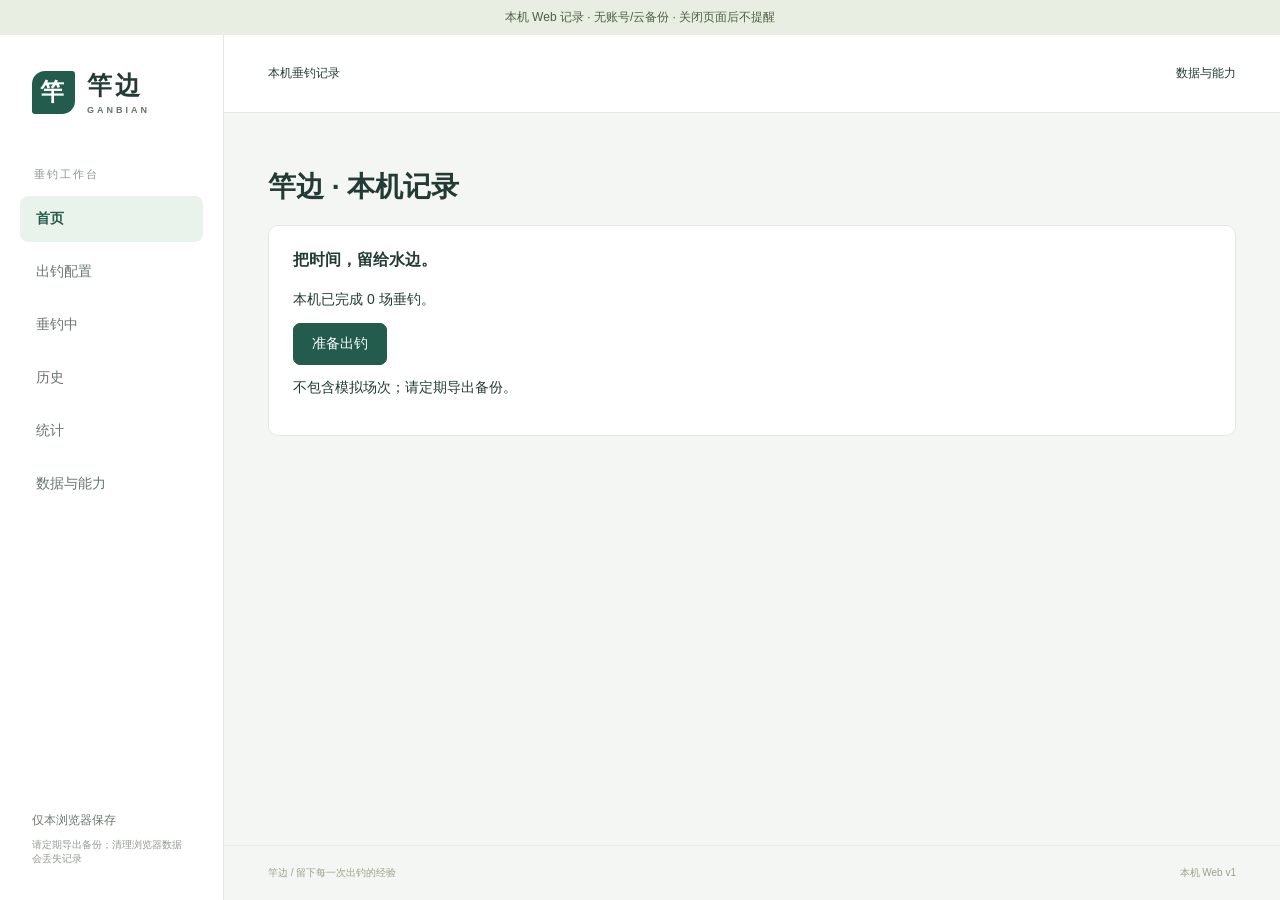
<file: local/index.html>
<!doctype html>
<html lang="zh-CN">
  <head>
    <meta charset="UTF-8" />
    <meta name="viewport" content="width=device-width,initial-scale=1" />
    <title>竿边 · 本机记录</title>
    <link rel="stylesheet" href="../prototype/style.css" />
    <link rel="stylesheet" href="./style.css" />
  </head>
  <body>
    <div class="prototype-note">
      本机 Web 记录 · 无账号/云备份 · 关闭页面后不提醒
    </div>
    <div class="app">
      <aside>
        <a class="brand" href="#home"
          ><span class="brand-icon">竿</span
          ><span>竿边<small>GANBIAN</small></span></a
        >
        <p class="nav-label">垂钓工作台</p>
        <nav id="nav" aria-label="主导航"></nav>
        <div class="aside-bottom">
          仅本浏览器保存<small>请定期导出备份；清理浏览器数据会丢失记录</small>
        </div>
      </aside>
      <div class="workspace">
        <header>
          <span>本机垂钓记录</span><a href="#settings">数据与能力</a>
        </header>
        <div id="error" role="alert" hidden></div>
        <main id="main"><p>正在读取本机记录…</p></main>
        <footer>竿边 / 留下每一次出钓的经验 <span>本机 Web v1</span></footer>
      </div>
    </div>
    <div id="toast" role="status" aria-live="polite"></div>
    <script type="module" src="./app.mjs"></script>
  </body>
</html>
</file>
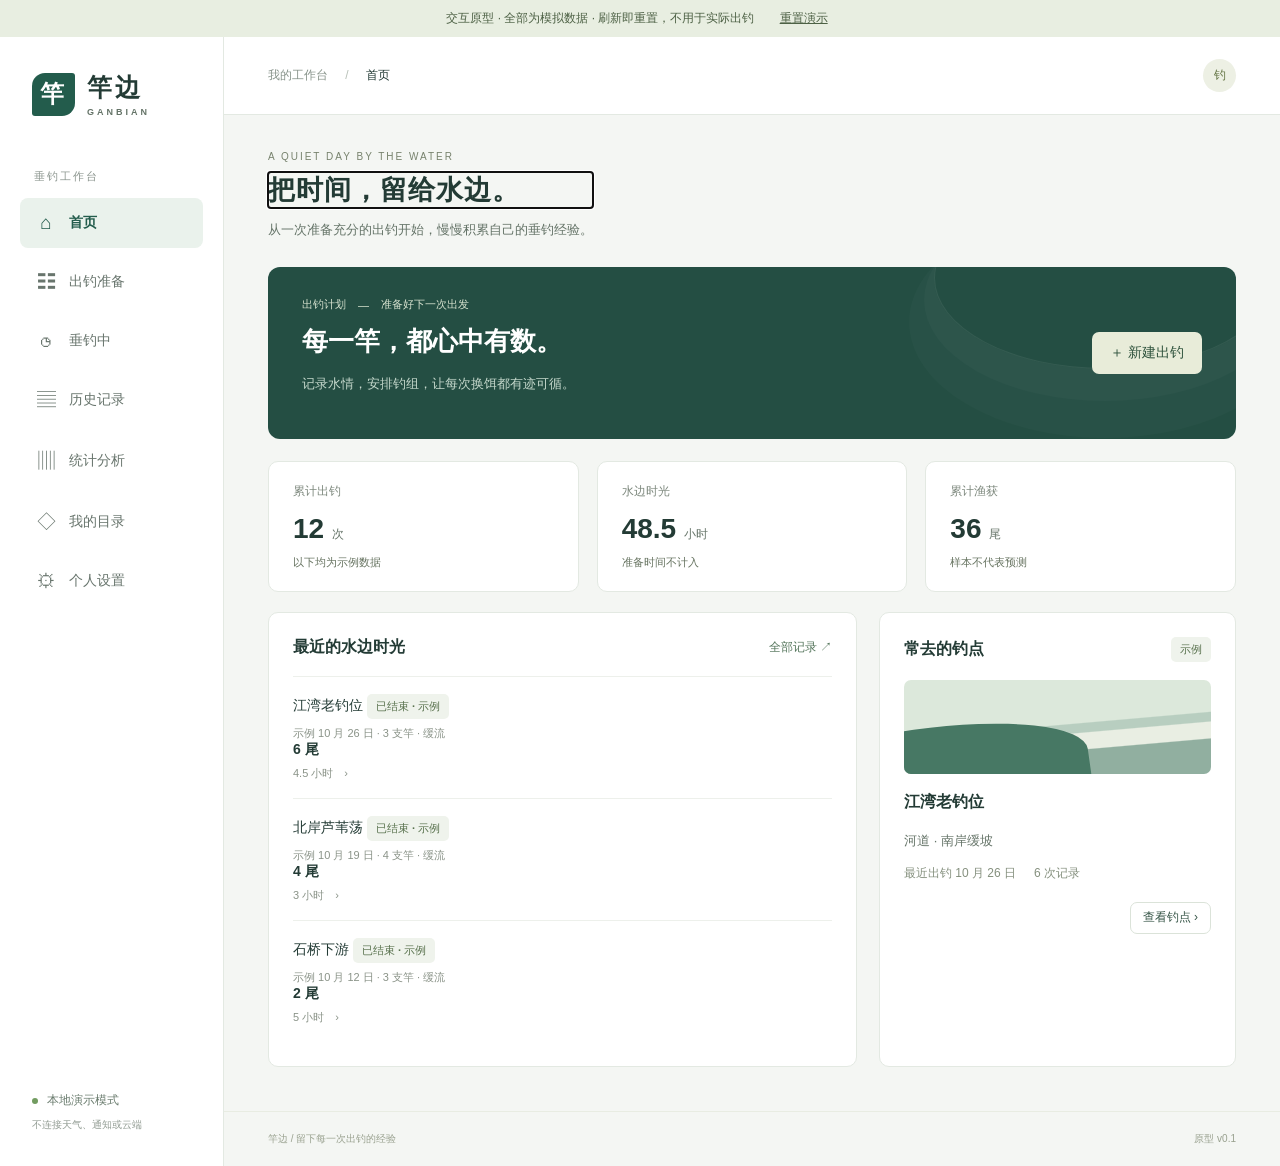
<file: prototype/index.html>
<!doctype html>
<html lang="zh-CN">
  <head>
    <meta charset="UTF-8" />
    <meta name="viewport" content="width=device-width,initial-scale=1" />
    <title>竿边 · 页面原型</title>
    <link rel="stylesheet" href="./style.css" />
  </head>
  <body>
    <div class="prototype-note">
      交互原型 · 全部为模拟数据 · 刷新即重置，不用于实际出钓
      <button id="reset">重置演示</button>
    </div>
    <div class="app">
      <aside>
        <a class="brand" href="#home"
          ><span class="brand-icon">竿</span
          ><span>竿边<small>GANBIAN</small></span></a
        >
        <p class="nav-label">垂钓工作台</p>
        <nav id="nav" aria-label="主导航"></nav>
        <div class="aside-bottom">
          <span class="dot"></span> 本地演示模式<small
            >不连接天气、通知或云端</small
          >
        </div>
      </aside>
      <div class="workspace">
        <header>
          <div>
            <span class="breadcrumb">我的工作台</span><span id="crumb"></span>
          </div>
          <a href="#profile" class="avatar" aria-label="个人与设置">钓</a>
        </header>
        <main id="main"></main>
        <footer>竿边 / 留下每一次出钓的经验 <span>原型 v0.1</span></footer>
      </div>
    </div>
    <div id="toast" role="status" aria-live="polite"></div>
    <script type="module" src="./app.js"></script>
  </body>
</html>
</file>
<file: prototype/style.css>
:root {
  font-family:
    Inter,
    -apple-system,
    BlinkMacSystemFont,
    "PingFang SC",
    "Microsoft YaHei",
    sans-serif;
  color: #233b35;
  background: #f4f6f3;
  font-size: 14px;
  --green: #235c4c;
  --muted: #647367;
  --line: #e3e9e2;
}
* {
  box-sizing: border-box;
}
body {
  margin: 0;
}
a {
  color: inherit;
  text-decoration: none;
}
button,
input,
select,
textarea {
  font: inherit;
}
button,
a,
input,
select,
textarea {
  outline-offset: 4px;
}
button {
  cursor: pointer;
}
button:disabled {
  cursor: not-allowed;
  opacity: 0.5;
}
.prototype-note {
  padding: 9px 24px;
  text-align: center;
  background: #e8eee1;
  color: #4d6145;
  font-size: 12px;
}
.prototype-note button {
  background: none;
  border: 0;
  text-decoration: underline;
  color: inherit;
  margin-left: 16px;
}
.app {
  display: flex;
  min-height: calc(100vh - 35px);
}
aside {
  width: 224px;
  flex-shrink: 0;
  background: #fff;
  border-right: 1px solid var(--line);
  padding: 34px 20px;
  display: flex;
  flex-direction: column;
}
.brand {
  display: flex;
  align-items: center;
  gap: 12px;
  font-size: 25px;
  font-weight: 650;
  margin: 0 12px 52px;
  letter-spacing: 3px;
}
.brand-icon {
  display: grid;
  place-items: center;
  color: white;
  background: var(--green);
  border-radius: 13px 3px 13px 3px;
  width: 43px;
  height: 43px;
  font-size: 24px;
}
.brand small {
  display: block;
  font-size: 9px;
  letter-spacing: 3px;
  margin-top: 3px;
  color: var(--muted);
}
.nav-label {
  font-size: 11px;
  color: #8a948d;
  margin: 0 14px 14px;
  letter-spacing: 2px;
}
nav {
  display: grid;
  gap: 7px;
}
nav a {
  padding: 14px 16px;
  border-radius: 8px;
  color: #68756d;
  display: flex;
  align-items: center;
  gap: 13px;
}
nav a.active {
  background: #eaf2ec;
  color: var(--green);
  font-weight: 650;
}
nav a:hover {
  background: #f2f6f0;
}
.nav-icon {
  width: 20px;
  text-align: center;
  font-size: 19px;
}
.aside-bottom {
  margin-top: auto;
  padding: 48px 12px 0;
  font-size: 12px;
  color: #697b6d;
}
.aside-bottom small {
  display: block;
  color: #929c93;
  font-size: 10px;
  margin-top: 9px;
}
.dot {
  display: inline-block;
  width: 6px;
  height: 6px;
  background: #729c60;
  border-radius: 50%;
  margin-right: 6px;
}
.workspace {
  min-width: 0;
  flex: 1;
}
header {
  height: 78px;
  background: #fff;
  border-bottom: 1px solid var(--line);
  padding: 0 44px;
  display: flex;
  align-items: center;
  justify-content: space-between;
  font-size: 12px;
}
.breadcrumb {
  color: #88948b;
}
#crumb:before {
  content: " / ";
  margin: 0 14px;
  color: #b8c1b8;
}
.avatar {
  width: 33px;
  height: 33px;
  border-radius: 50%;
  display: grid;
  place-items: center;
  background: #edf0e4;
  color: #647544;
}
main {
  padding: 36px 44px 24px;
  max-width: 1460px;
  margin: auto;
  min-height: calc(100vh - 168px);
}
.page-title {
  display: flex;
  align-items: flex-end;
  justify-content: space-between;
  margin-bottom: 26px;
  gap: 16px;
}
.eyebrow {
  color: #77826d;
  font-size: 10px;
  letter-spacing: 2px;
  margin: 0 0 10px;
}
.page-title h1 {
  font-size: 27px;
  letter-spacing: 1px;
  margin: 0 0 10px;
  font-weight: 650;
}
.sub {
  color: var(--muted);
  line-height: 1.8;
  font-size: 13px;
  margin: 0;
}
.button {
  border: 1px solid #dbe3d9;
  background: white;
  color: #365547;
  border-radius: 7px;
  min-height: 42px;
  padding: 10px 18px;
  display: inline-flex;
  align-items: center;
  justify-content: center;
  gap: 8px;
}
.button.primary {
  background: var(--green);
  border-color: var(--green);
  color: white;
}
.button.danger {
  color: #a34d3e;
  border-color: #e7d5cc;
}
.button.small {
  min-height: 32px;
  padding: 6px 12px;
  font-size: 12px;
}
.button:hover {
  filter: brightness(0.96);
}
.hero {
  border-radius: 12px;
  background: #244e43;
  color: white;
  padding: 30px 34px;
  display: flex;
  justify-content: space-between;
  align-items: center;
  gap: 20px;
  position: relative;
  overflow: hidden;
  margin-bottom: 22px;
}
.hero:after {
  content: "";
  position: absolute;
  width: 340px;
  height: 180px;
  border: 1px solid #ffffff13;
  border-radius: 50%;
  right: -40px;
  top: -80px;
  box-shadow:
    0 22px 0 10px #ffffff06,
    0 44px 0 25px #ffffff05;
  pointer-events: none;
}
.hero h2 {
  font-size: 26px;
  margin: 12px 0;
}
.hero p {
  font-size: 13px;
  color: #c5d8cc;
  line-height: 1.8;
}
.hero .eyebrow {
  color: #c0d3b8;
}
.hero .button {
  background: #e8ecd9;
  color: #2d513b;
  border: 0;
  position: relative;
  z-index: 1;
}
.hero-label {
  display: flex;
  gap: 12px;
  align-items: center;
  font-size: 11px;
  color: #d8e3d0;
}
.chip {
  display: inline-block;
  padding: 5px 9px;
  background: #eff3ec;
  color: #59724e;
  border-radius: 5px;
  font-size: 11px;
  white-space: nowrap;
}
.chip.amber {
  background: #faf0d9;
  color: #9b7529;
}
.grid {
  display: grid;
  grid-template-columns: repeat(3, minmax(0, 1fr));
  gap: 18px;
  margin: 20px 0;
}
.grid.two {
  grid-template-columns: repeat(2, minmax(0, 1fr));
}
.stat {
  background: white;
  border: 1px solid var(--line);
  border-radius: 10px;
  padding: 21px 24px;
}
.stat p {
  font-size: 12px;
  color: #7d887d;
  margin: 0 0 13px;
}
.stat strong {
  font-size: 28px;
  font-weight: 600;
}
.stat strong small {
  font-size: 12px;
  font-weight: 400;
  color: var(--muted);
  margin-left: 8px;
}
.stat .foot {
  font-size: 11px;
  color: #667360;
  margin-top: 10px;
}
.columns {
  display: grid;
  grid-template-columns: 1.65fr 1fr;
  gap: 22px;
}
.panel {
  background: white;
  border: 1px solid var(--line);
  border-radius: 10px;
  padding: 24px;
  margin-bottom: 20px;
  min-width: 0;
}
.panel h2,
.section-title {
  font-size: 16px;
  font-weight: 600;
  margin: 0 0 20px;
}
.panel-heading {
  display: flex;
  justify-content: space-between;
  align-items: center;
  margin-bottom: 18px;
}
.panel-heading h2 {
  margin: 0;
}
.link {
  color: #55765c;
  font-size: 12px;
}
.trip-row {
  display: flex;
  justify-content: space-between;
  gap: 16px;
  padding: 17px 0;
  border-top: 1px solid #edf0eb;
  align-items: center;
}
.trip-row h3 {
  font-size: 14px;
  margin: 0 0 7px;
  font-weight: 550;
}
.trip-row p {
  margin: 0;
  color: #8a9388;
  font-size: 11px;
}
.trip-row strong {
  font-weight: 600;
}
.landscape {
  height: 94px;
  border-radius: 7px;
  background: linear-gradient(
    175deg,
    #dce8db 0 48%,
    #b8cec0 49% 56%,
    #e9eee3 57% 70%,
    #91afa0 71%
  );
  position: relative;
  overflow: hidden;
  margin-bottom: 17px;
}
.landscape:after {
  content: "";
  width: 90%;
  height: 70px;
  background: #477864;
  border-radius: 50% 80% 0 0;
  position: absolute;
  top: 45px;
  left: -30%;
  transform: rotate(-8deg);
}
.meta {
  display: flex;
  gap: 18px;
  flex-wrap: wrap;
  color: #85907e;
  font-size: 12px;
  margin-top: 12px;
}
.form-grid {
  display: grid;
  grid-template-columns: repeat(2, minmax(0, 1fr));
  gap: 20px;
}
label {
  font-size: 12px;
  color: #637264;
  display: grid;
  gap: 9px;
}
input,
select,
textarea {
  width: 100%;
  padding: 12px;
  color: #314a3c;
  border: 1px solid #dce4da;
  border-radius: 6px;
  background: #fcfdfb;
  min-height: 43px;
}
textarea {
  resize: vertical;
  min-height: 78px;
}
.form-grid .full {
  grid-column: 1/-1;
}
.hint {
  font-size: 11px;
  color: #667360;
  line-height: 1.8;
}
.actions {
  display: flex;
  justify-content: flex-end;
  gap: 12px;
  margin: 20px 0;
  flex-wrap: wrap;
}
.steps {
  display: flex;
  gap: 24px;
  margin-bottom: 26px;
  font-size: 12px;
  color: #8e978b;
  flex-wrap: wrap;
}
.steps span.selected {
  color: var(--green);
  font-weight: 600;
}
.rod-head {
  display: flex;
  justify-content: space-between;
  align-items: center;
  margin-bottom: 18px;
}
.rod-number {
  background: #e8f0e6;
  color: #416343;
  border-radius: 8px;
  padding: 10px 13px;
  font-size: 15px;
  font-weight: 600;
}
.rod h3 {
  font-size: 14px;
  margin: 0;
}
.rod .details {
  display: flex;
  justify-content: space-between;
  font-size: 12px;
  color: #86907f;
  padding: 10px 0;
  border-bottom: 1px solid #eff2eb;
}
.rod .details b {
  color: #4d6252;
  font-weight: 400;
}
.timer {
  font-size: 32px;
  font-variant-numeric: tabular-nums;
  letter-spacing: 2px;
  margin: 24px 0 5px;
  color: #2d5945;
}
.timer-label {
  font-size: 11px;
  color: #8c987f;
  margin-bottom: 22px;
}
.rod .button {
  width: 100%;
}
.tabs {
  display: flex;
  gap: 10px;
  flex-wrap: wrap;
  margin: 22px 0;
}
.tabs .selected {
  background: #e6eee3;
  border-color: #cbdac6;
  color: #315a36;
}
.empty {
  text-align: center;
  padding: 45px;
  color: #8b9785;
}
.timeline {
  border-left: 1px solid #dce5d7;
  padding-left: 20px;
}
.timeline p {
  position: relative;
  margin: 22px 0;
  color: #61735e;
  font-size: 12px;
}
.timeline p:before {
  content: "";
  width: 7px;
  height: 7px;
  background: #8baa7f;
  border-radius: 50%;
  position: absolute;
  left: -24px;
  top: 4px;
}
.timeline time {
  color: #9aa18f;
  margin-right: 16px;
}
.notice {
  padding: 14px 18px;
  background: #f2f1e6;
  color: #8a8057;
  border-radius: 6px;
  line-height: 1.8;
  font-size: 12px;
  margin: 18px 0;
}
.bar-row {
  display: grid;
  grid-template-columns: 90px 1fr 45px;
  align-items: center;
  gap: 16px;
  font-size: 12px;
  margin: 22px 0;
}
.bar {
  height: 9px;
  border-radius: 5px;
  background: #eff2e9;
  overflow: hidden;
}
.bar i {
  display: block;
  height: 100%;
  background: #83a17a;
  border-radius: 5px;
}
.tide-chart {
  width: 100%;
  height: 130px;
  display: block;
}
.tide-scroll {
  overflow-x: auto;
}
.tide-scroll > div {
  min-width: 620px;
}
.tide-times {
  display: flex;
  justify-content: space-between;
  font-size: 10px;
  color: #84917c;
}
.badge-num {
  color: #6c7f60;
  font-size: 12px;
}
footer {
  padding: 20px 44px;
  color: #99a18f;
  font-size: 10px;
  border-top: 1px solid #e8ece2;
  display: flex;
  justify-content: space-between;
}
#toast {
  position: fixed;
  bottom: 30px;
  left: 50%;
  transform: translateX(-50%);
  background: #254e40;
  color: #fff;
  padding: 13px 22px;
  border-radius: 7px;
  box-shadow: 0 5px 20px #142d3720;
  display: none;
  z-index: 10;
  max-width: 90vw;
  font-size: 13px;
}
.list-card {
  display: block;
}
.list-card:hover {
  background: #fafcf7;
}
.toggle-row {
  display: flex;
  align-items: center;
  justify-content: space-between;
  padding: 16px 0;
  border-top: 1px solid #edf0e8;
}
.toggle-row p {
  margin: 0 0 6px;
}
.toggle-row small {
  color: #8a9581;
  font-size: 11px;
}
dialog {
  border: 1px solid var(--line);
  border-radius: 12px;
  padding: 28px;
  width: min(440px, 90vw);
  color: #344a39;
}
dialog::backdrop {
  background: #18312566;
}
dialog h2 {
  font-size: 20px;
}
.dialog-fields {
  display: grid;
  gap: 18px;
}
@media (min-width: 1600px) {
  main {
    padding-top: 44px;
  }
}
@media (max-width: 1050px) {
  aside {
    width: 185px;
    padding: 30px 12px;
  }
  .brand {
    margin-left: 8px;
  }
  main {
    padding: 28px 25px;
  }
  header {
    padding: 0 25px;
  }
  .columns {
    grid-template-columns: 1fr;
  }
  .grid {
    gap: 12px;
  }
  .panel {
    padding: 20px;
  }
  .hero {
    padding: 25px;
  }
  .stat {
    padding: 20px;
  }
}
@media (max-width: 700px) {
  .prototype-note {
    font-size: 10px;
    padding: 8px 10px;
  }
  .prototype-note button {
    margin-left: 4px;
  }
  .app {
    display: block;
  }
  aside {
    width: auto;
    padding: 16px 16px 0;
    border-right: 0;
    border-bottom: 1px solid var(--line);
  }
  .brand {
    margin: 0 0 16px;
    font-size: 22px;
    gap: 10px;
  }
  .brand-icon {
    width: 35px;
    height: 35px;
    font-size: 21px;
  }
  .brand small {
    font-size: 8px;
  }
  .nav-label,
  .aside-bottom {
    display: none;
  }
  nav {
    display: flex;
    overflow-x: auto;
    gap: 3px;
    padding-bottom: 10px;
  }
  nav a {
    white-space: nowrap;
    padding: 10px;
    font-size: 12px;
    gap: 5px;
  }
  .nav-icon {
    font-size: 15px;
    width: 17px;
  }
  header {
    height: 48px;
    padding: 0 18px;
  }
  .avatar {
    width: 27px;
    height: 27px;
  }
  main {
    padding: 24px 18px;
    min-height: 60vh;
  }
  .page-title h1 {
    font-size: 23px;
  }
  .page-title {
    align-items: flex-start;
  }
  .page-title .button {
    font-size: 12px;
    padding: 10px;
  }
  .sub {
    font-size: 12px;
  }
  .hero {
    padding: 24px;
    display: block;
  }
  .hero h2 {
    font-size: 23px;
  }
  .hero .button {
    margin-top: 10px;
  }
  .grid {
    grid-template-columns: 1fr;
  }
  .grid.metrics {
    grid-template-columns: repeat(3, 1fr);
    gap: 7px;
  }
  .stat {
    padding: 16px 10px;
  }
  .stat strong {
    font-size: 23px;
  }
  .stat strong small {
    font-size: 10px;
    margin-left: 3px;
  }
  .stat p {
    font-size: 11px;
  }
  .stat .foot {
    font-size: 10px;
  }
  .grid.two,
  .form-grid {
    grid-template-columns: 1fr;
  }
  .form-grid .full {
    grid-column: auto;
  }
  .panel {
    padding: 20px;
  }
  .columns {
    gap: 0;
  }
  .steps {
    gap: 12px;
    font-size: 11px;
  }
  .meta {
    gap: 12px;
  }
  .page-title .eyebrow {
    font-size: 9px;
  }
  footer {
    padding: 18px;
    font-size: 9px;
  }
  .bar-row {
    grid-template-columns: 75px 1fr 36px;
    gap: 8px;
  }
  .trip-row {
    gap: 8px;
  }
  .trip-row h3 {
    font-size: 13px;
  }
  .hero-label {
    font-size: 10px;
  }
}
</file>
<file: local/style.css>
#error {
  padding: 16px;
  background: #fff0ec;
  color: #832b20;
  position: sticky;
  top: 0;
  z-index: 10;
  white-space: pre-wrap;
}
.intervals {
  display: flex;
  gap: 4px;
}
.intervals label {
  flex: 1;
  min-width: 0;
  text-align: center;
  font-size: 14px;
}
.intervals input {
  width: auto;
  min-height: 0;
}
.intervals span {
  display: block;
}
.form-grid input,
.form-grid select {
  width: 100%;
}
.timer {
  font-variant-numeric: tabular-nums;
}
a {
  overflow-wrap: anywhere;
}
button:disabled {
  opacity: 0.5;
}
.timeline p {
  overflow-wrap: anywhere;
}
.sub {
  white-space: normal;
}
.actions {
  flex-wrap: wrap;
}
#reminder {
  padding: 16px;
  background: #fff0d2;
  color: #62400e;
}
@media (max-width: 400px) {
  .panel {
    padding: 16px;
  }
  .intervals {
    gap: 2px;
  }
  .intervals label {
    font-size: 13px;
  }
}
</file>
